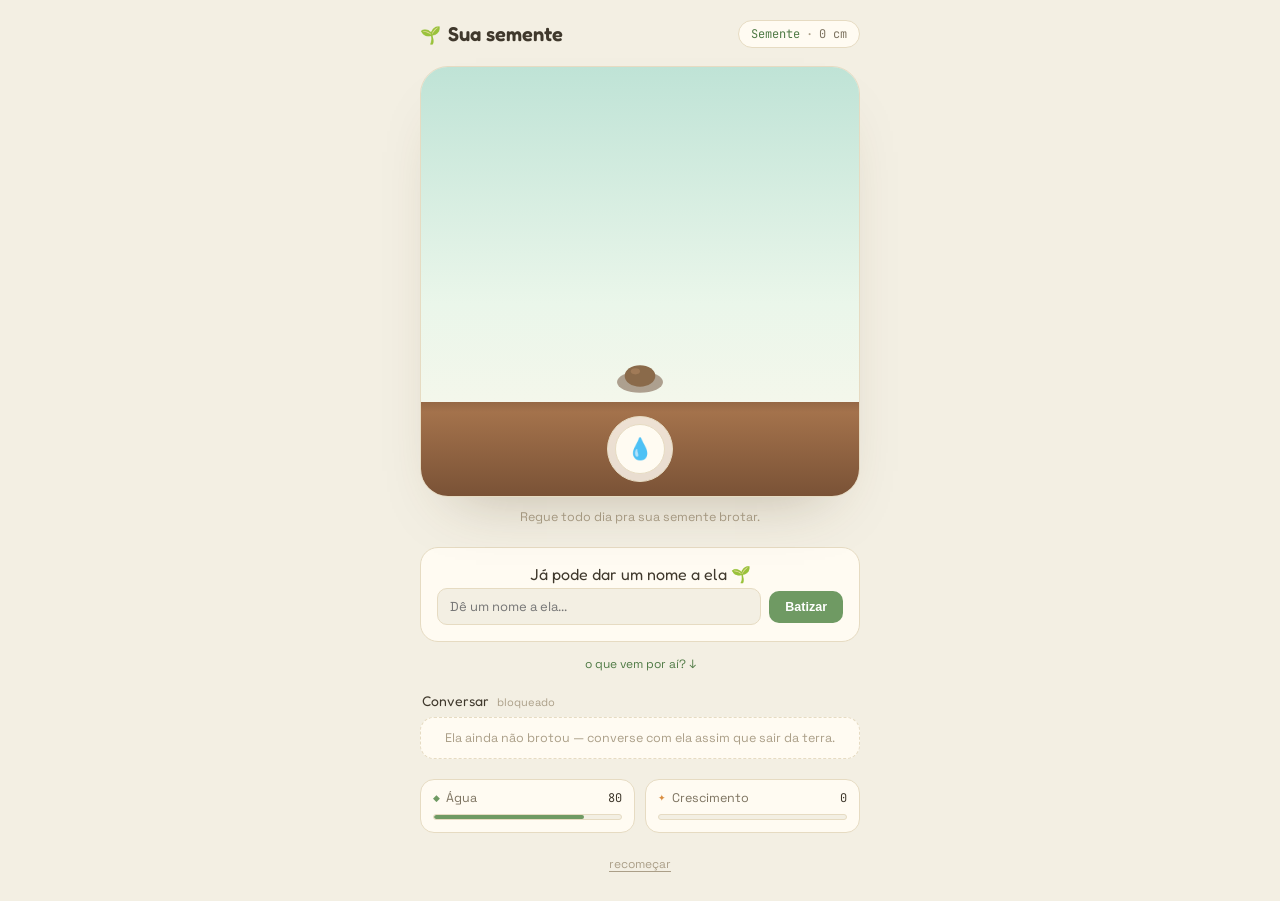
<file: index.html>
<!DOCTYPE html>
<html lang="pt-BR">
<head>
<meta charset="UTF-8">
<meta name="viewport" content="width=device-width, initial-scale=1.0">
<title>Raiz — sua árvore cresce com você</title>
<link rel="preconnect" href="https://fonts.googleapis.com">
<link rel="preconnect" href="https://fonts.gstatic.com" crossorigin>
<link href="https://fonts.googleapis.com/css2?family=Fredoka:wght@500;600;700&family=Space+Grotesk:wght@400;500;600&family=JetBrains+Mono:wght@500;600&display=swap" rel="stylesheet">
<link rel="stylesheet" href="style.css?v=2">
</head>
<body>

<div class="scene">

  <header class="topbar">
    <div class="brand">
      <span class="brand-glyph">🌱</span>
      <span class="brand-name" id="brandName">Sua semente</span>
    </div>
    <div class="age-chip">
      <span id="stageLabel">Semente</span>
      <span class="age-dot">·</span>
      <span id="heightLabel">0 cm</span>
    </div>
  </header>

  <main class="garden-wrap">
    <section class="garden" id="garden">
      <div class="sky" id="sky"></div>
      <div class="ground"></div>
      <div class="tree-holder">
        <svg id="treeSvg" viewBox="0 0 200 220" class="tree"></svg>
      </div>
      <div class="bubble" id="speechBubble"></div>
      <div class="sparkles" id="sparkles"></div>
      <div class="dock" id="actionDock">
        <button class="dock-btn" id="btnWater" title="Regar">💧</button>
      </div>
    </section>

    <p class="hint" id="hint">Regue todo dia pra sua semente brotar.</p>
    <p class="equivalence" id="equivalence"></p>
  </main>

  <div class="birth-card hidden" id="birthCard">
    <p class="birth-title" id="birthTitle">Sua árvore nasceu! 🌿</p>
    <p class="birth-species hidden" id="birthSpecies"></p>
    <div class="naming">
      <input type="text" id="treeNameInput" maxlength="24" placeholder="Dê um nome a ela...">
      <button class="name-confirm" id="btnConfirmTreeName">Batizar</button>
    </div>
  </div>

  <button class="stages-toggle" id="btnStagesInfo">o que vem por aí? ↓</button>
  <div class="stages-info hidden" id="stagesInfo"></div>

  <section class="chat-section" aria-label="Conversar">
    <div class="room-head">
      <span class="room-title">Conversar</span>
      <span class="room-sub" id="chatSub">configure o servidor</span>
    </div>

    <p class="chat-locked hidden" id="chatLocked">Ela ainda não brotou — converse com ela assim que sair da terra.</p>

    <div class="chat-setup hidden" id="chatSetup">
      <input type="text" id="workerUrlInput" placeholder="Cole a URL do seu Worker (https://...)">
      <button class="name-confirm" id="btnSaveWorker">Salvar</button>
    </div>

    <div class="chat-box hidden" id="chatBox">
      <div class="chat-log" id="chatLog"></div>
      <div class="chat-input-row">
        <input type="text" id="chatInput" maxlength="300" placeholder="Fale com sua árvore...">
        <button class="name-confirm" id="btnSendChat">Enviar</button>
      </div>
      <button class="name-cancel" id="btnReconfigWorker">trocar servidor</button>
    </div>
  </section>

  <section class="stats" aria-label="Status da árvore">
    <div class="stat" data-stat="agua">
      <div class="stat-head">
        <span class="stat-icon">◆</span>
        <span class="stat-name">Água</span>
        <span class="stat-value" id="valAgua">100</span>
      </div>
      <div class="bar"><div class="bar-fill" id="barAgua"></div></div>
    </div>
    <div class="stat glow-stat" data-stat="crescimento">
      <div class="stat-head">
        <span class="stat-icon">✦</span>
        <span class="stat-name">Crescimento</span>
        <span class="stat-value" id="valCrescimento">0</span>
      </div>
      <div class="bar"><div class="bar-fill" id="barCrescimento"></div></div>
    </div>
  </section>

  <footer class="footer">
    <button class="reset-link" id="btnReset">recomeçar</button>
  </footer>

</div>

<script src="script.js?v=2"></script>
</body>
</html>
</file>
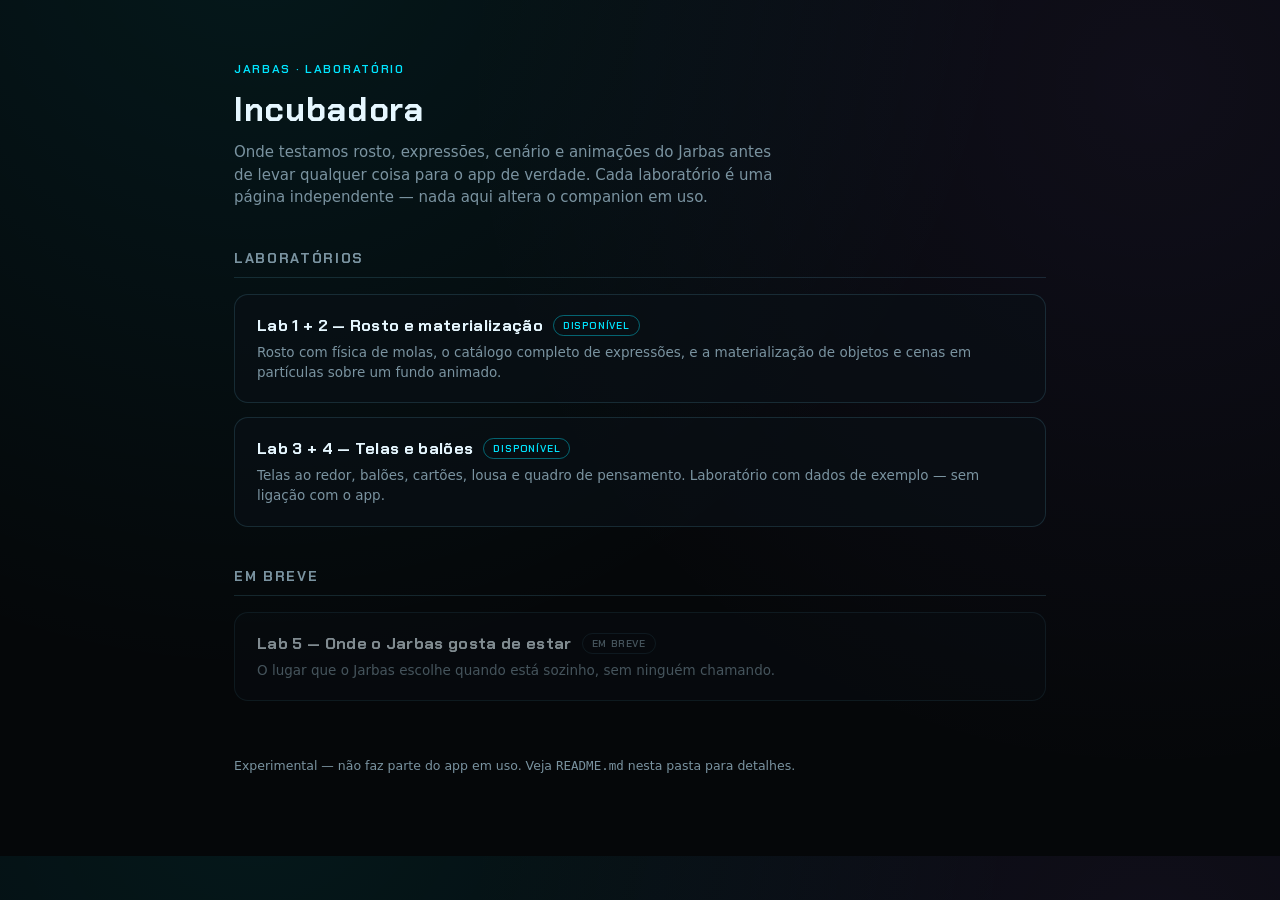
<file: incubadora/index.html>
<!doctype html>
<html lang="pt-BR">
<head>
<meta charset="utf-8">
<meta name="viewport" content="width=device-width,initial-scale=1">
<meta name="robots" content="noindex">
<title>Incubadora Jarbas</title>
<link rel="icon" type="image/png" sizes="32x32" href="../companion/icons/favicon-32.png">
<link rel="preconnect" href="https://fonts.googleapis.com">
<link rel="preconnect" href="https://fonts.gstatic.com" crossorigin>
<link href="https://fonts.googleapis.com/css2?family=Chakra+Petch:wght@500;600;700&display=swap" rel="stylesheet">
<style>
:root{
  --bg:#050709; --ink:#e6f7ff; --muted:#7a93a0; --cyan:#00e5ff; --violet:#9b6bff;
  --line:rgba(120,220,255,.14); --card:rgba(10,16,22,.65);
  --display:"Chakra Petch",system-ui,sans-serif; --body:system-ui,-apple-system,"Segoe UI",sans-serif;
}
*{box-sizing:border-box}
body{margin:0;background:var(--bg);color:var(--ink);font-family:var(--body);line-height:1.5;
  background-image:radial-gradient(circle at 20% -10%, rgba(0,229,255,.08), transparent 55%),
                    radial-gradient(circle at 90% 10%, rgba(155,107,255,.07), transparent 50%);}
main{max-width:860px;margin:0 auto;padding:56px 24px 80px}
header{margin-bottom:40px}
header span{display:inline-block;color:var(--cyan);font:600 12px var(--display);letter-spacing:.14em;text-transform:uppercase;margin-bottom:10px}
h1{font:700 34px var(--display);letter-spacing:.02em;margin:0 0 10px}
header p{color:var(--muted);font-size:15px;max-width:560px;margin:0}
h2{font:700 14px var(--display);letter-spacing:.12em;text-transform:uppercase;color:var(--muted);margin:40px 0 16px;padding-bottom:10px;border-bottom:1px solid var(--line)}
.grid{display:grid;gap:14px}
.card{display:block;background:var(--card);border:1px solid var(--line);border-radius:14px;padding:20px 22px;text-decoration:none;color:inherit;transition:border-color .15s,transform .15s}
a.card:hover{border-color:rgba(0,229,255,.5);transform:translateY(-1px)}
.card .name{font:700 16px var(--display);letter-spacing:.02em;margin-bottom:6px;display:flex;align-items:center;gap:10px}
.card .desc{color:var(--muted);font-size:13.5px}
.tag{font:600 10px var(--display);letter-spacing:.08em;text-transform:uppercase;padding:3px 9px;border-radius:999px;border:1px solid rgba(0,229,255,.4);color:var(--cyan)}
.card.soon{opacity:.55;cursor:default}
.card.soon .tag{border-color:var(--line);color:var(--muted)}
footer{margin-top:56px;color:var(--muted);font-size:12.5px}
</style>
</head>
<body>
<main>
  <header>
    <span>Jarbas · laboratório</span>
    <h1>Incubadora</h1>
    <p>Onde testamos rosto, expressões, cenário e animações do Jarbas antes de levar qualquer coisa para o app de verdade. Cada laboratório é uma página independente — nada aqui altera o companion em uso.</p>
  </header>

  <h2>Laboratórios</h2>
  <div class="grid">
    <a class="card" href="./lab-1-2.html">
      <div class="name">Lab 1 + 2 — Rosto e materialização <span class="tag">disponível</span></div>
      <div class="desc">Rosto com física de molas, o catálogo completo de expressões, e a materialização de objetos e cenas em partículas sobre um fundo animado.</div>
    </a>
    <a class="card" href="./lab-3-4.html">
      <div class="name">Lab 3 + 4 — Telas e balões <span class="tag">disponível</span></div>
      <div class="desc">Telas ao redor, balões, cartões, lousa e quadro de pensamento. Laboratório com dados de exemplo — sem ligação com o app.</div>
    </a>
  </div>

  <h2>Em breve</h2>
  <div class="grid">
    <div class="card soon">
      <div class="name">Lab 5 — Onde o Jarbas gosta de estar <span class="tag">em breve</span></div>
      <div class="desc">O lugar que o Jarbas escolhe quando está sozinho, sem ninguém chamando.</div>
    </div>
  </div>

  <footer>Experimental — não faz parte do app em uso. Veja <code>README.md</code> nesta pasta para detalhes.</footer>
</main>
</body>
</html>
</file>
<file: style.css>
:root {
  --bg-page: #f3efe3;
  --panel: #fffbf2;
  --panel-2: #f6ecd8;
  --line: #e6dbc2;
  --ink: #3f382c;
  --ink-dim: #7d7360;
  --ink-faint: #ab9f88;
  --sage: #6f9a63;
  --sage-dark: #4f7a45;
  --amber: #d98d3f;
  --blossom: #e0839e;
  --danger: #c96363;

  --font-display: 'Fredoka', system-ui, sans-serif;
  --font-body: 'Space Grotesk', system-ui, sans-serif;
  --font-mono: 'JetBrains Mono', ui-monospace, monospace;
}

* { box-sizing: border-box; }

html, body {
  margin: 0;
  padding: 0;
  background: var(--bg-page);
  color: var(--ink);
  font-family: var(--font-body);
  -webkit-font-smoothing: antialiased;
}

body {
  min-height: 100vh;
  display: flex;
  justify-content: center;
}

.scene {
  width: 100%;
  max-width: 480px;
  min-height: 100vh;
  display: flex;
  flex-direction: column;
  padding: 20px 20px 28px;
}

/* ---------- topbar ---------- */

.topbar {
  display: flex;
  align-items: center;
  justify-content: space-between;
  margin-bottom: 18px;
}

.brand {
  display: flex;
  align-items: baseline;
  gap: 7px;
  font-family: var(--font-display);
  font-weight: 600;
  font-size: 20px;
}

.brand-glyph { font-size: 17px; }

.age-chip {
  font-family: var(--font-mono);
  font-size: 12px;
  color: var(--ink-dim);
  background: var(--panel);
  border: 1px solid var(--line);
  border-radius: 999px;
  padding: 5px 12px;
  display: flex;
  gap: 6px;
  align-items: center;
}

.age-dot { color: var(--ink-faint); }
#stageLabel { color: var(--sage-dark); }

/* ---------- garden ---------- */

.garden-wrap {
  display: flex;
  flex-direction: column;
  align-items: center;
  gap: 8px;
}

.garden {
  position: relative;
  width: 100%;
  aspect-ratio: 1 / 0.98;
  border-radius: 28px;
  overflow: hidden;
  border: 1px solid var(--line);
  box-shadow: 0 30px 60px -35px rgba(80, 60, 30, 0.35);
}

.sky {
  position: absolute;
  inset: 0;
  transition: background 1.2s ease;
  background: linear-gradient(180deg, #bfe3d6 0%, #eaf6ea 55%, #fdf8ec 100%);
}

.sky.dawn {
  background: linear-gradient(180deg, #ffd9c2 0%, #ffe8d6 45%, #fff6e8 100%);
}
.sky.day {
  background: linear-gradient(180deg, #bfe3d6 0%, #eaf6ea 55%, #fdf8ec 100%);
}
.sky.dusk {
  background: linear-gradient(180deg, #f2a691 0%, #f6c9a0 45%, #fbe3c2 100%);
}
.sky.night {
  background-image:
    radial-gradient(1.5px 1.5px at 10% 20%, #ffffffaa, transparent),
    radial-gradient(1px 1px at 30% 12%, #ffffff88, transparent),
    radial-gradient(1.5px 1.5px at 55% 26%, #ffffffcc, transparent),
    radial-gradient(1px 1px at 75% 15%, #ffffff77, transparent),
    radial-gradient(1.5px 1.5px at 85% 35%, #ffffffaa, transparent),
    radial-gradient(1px 1px at 45% 8%, #ffffff88, transparent),
    linear-gradient(180deg, #2c3454 0%, #4a4468 45%, #6a5a72 100%);
}

.ground {
  position: absolute;
  left: 0; right: 0; bottom: 0;
  height: 22%;
  background: linear-gradient(180deg, #a9764e 0%, #7a5236 100%);
}

.ground::before {
  content: '';
  position: absolute;
  left: 0; right: 0; top: 0;
  height: 10px;
  background: linear-gradient(180deg, rgba(0,0,0,0.12), transparent);
}

.tree-holder {
  position: absolute;
  left: 50%;
  bottom: 18%;
  transform: translateX(-50%);
  width: 70%;
}

.tree {
  width: 100%;
  height: auto;
  cursor: pointer;
  animation: sway 5.5s ease-in-out infinite;
  transform-origin: 50% 100%;
}

@keyframes sway {
  0%, 100% { transform: rotate(0deg); }
  50% { transform: rotate(0.8deg); }
}

.tree.bounce { animation: rustle 0.5s ease-in-out; }

@keyframes rustle {
  0% { transform: rotate(0deg) scale(1); }
  30% { transform: rotate(-3deg) scale(1.02, 0.98); }
  60% { transform: rotate(2deg) scale(0.99, 1.01); }
  100% { transform: rotate(0deg) scale(1); }
}

.bubble {
  position: absolute;
  top: 14px;
  left: 50%;
  transform: translateX(-50%) translateY(-6px);
  background: var(--panel);
  border: 1px solid var(--line);
  color: var(--ink);
  font-family: var(--font-body);
  font-size: 13px;
  padding: 6px 14px;
  border-radius: 999px;
  opacity: 0;
  pointer-events: none;
  transition: opacity 0.3s ease, transform 0.3s ease;
  white-space: nowrap;
  max-width: 88%;
  z-index: 2;
  box-shadow: 0 8px 20px -12px rgba(0,0,0,0.3);
}

.bubble.bubble-long {
  white-space: normal;
  text-align: center;
  border-radius: 18px;
  line-height: 1.4;
  padding: 10px 16px;
}

.bubble.show {
  opacity: 1;
  transform: translateX(-50%) translateY(0);
}

.sparkles {
  position: absolute;
  inset: 0;
  pointer-events: none;
}

.spark {
  position: absolute;
  color: var(--sage-dark);
  font-size: 12px;
  opacity: 0;
  animation: sparkle-up 1.1s ease-out forwards;
}

@keyframes sparkle-up {
  0% { opacity: 0; transform: translateY(0) scale(0.6); }
  20% { opacity: 1; }
  100% { opacity: 0; transform: translateY(-46px) scale(1); }
}

.dock {
  position: absolute;
  left: 50%;
  bottom: 14px;
  transform: translateX(-50%);
  display: flex;
  gap: 10px;
  background: rgba(255,251,242,0.82);
  backdrop-filter: blur(8px);
  -webkit-backdrop-filter: blur(8px);
  border: 1px solid var(--line);
  border-radius: 999px;
  padding: 7px;
  z-index: 3;
}

.dock-btn {
  width: 50px;
  height: 50px;
  border-radius: 50%;
  border: 1px solid var(--line);
  background: var(--panel);
  display: flex;
  align-items: center;
  justify-content: center;
  font-size: 21px;
  color: var(--ink);
  cursor: pointer;
  transition: transform 0.15s ease, border-color 0.15s ease;
}

.dock-btn:active:not(:disabled) { transform: scale(0.9); }
.dock-btn:hover:not(:disabled) { border-color: var(--sage); }
.dock-btn:disabled { opacity: 0.35; cursor: default; }

.hint {
  font-size: 12.5px;
  color: var(--ink-faint);
  text-align: center;
  margin: 4px 0 0;
}

.equivalence {
  font-size: 12px;
  color: var(--sage-dark);
  text-align: center;
  margin: 0;
  font-style: italic;
}

/* ---------- birth card ---------- */

.birth-card {
  margin-top: 14px;
  background: var(--panel);
  border: 1px solid var(--line);
  border-radius: 18px;
  padding: 16px;
  text-align: center;
}

.birth-card.hidden { display: none; }

.birth-title {
  font-family: var(--font-display);
  font-size: 16px;
  margin: 0 0 4px;
}

.birth-species {
  font-size: 12.5px;
  color: var(--ink-dim);
  margin: 0 0 10px;
}

.birth-species.hidden { display: none; }

.stages-toggle {
  background: none;
  border: none;
  color: var(--sage-dark);
  font-family: var(--font-body);
  font-size: 12px;
  text-align: center;
  cursor: pointer;
  margin-top: 10px;
  padding: 4px;
}

.stages-info.hidden { display: none; }

.stages-info {
  margin-top: 8px;
  background: var(--panel);
  border: 1px solid var(--line);
  border-radius: 14px;
  padding: 10px 14px;
  display: flex;
  flex-direction: column;
  gap: 8px;
}

.stage-row {
  display: flex;
  gap: 10px;
  align-items: baseline;
  font-size: 12.5px;
  color: var(--ink-dim);
}

.stage-row .stage-dot {
  font-size: 10px;
  color: var(--ink-faint);
  width: 12px;
  flex-shrink: 0;
}

.stage-row.current {
  color: var(--ink);
  font-weight: 600;
}

.stage-row.current .stage-dot { color: var(--sage-dark); }

.stage-row .stage-desc {
  color: var(--ink-faint);
  font-weight: 400;
}

.stage-row.current .stage-desc { color: var(--ink-dim); }

/* ---------- room-head (reutilizado) ---------- */

.room-head {
  display: flex;
  align-items: baseline;
  gap: 8px;
  margin-bottom: 8px;
  padding: 0 2px;
}

.room-title {
  font-family: var(--font-display);
  font-size: 14px;
  color: var(--ink);
}

.room-sub {
  font-size: 11px;
  color: var(--ink-faint);
}

/* ---------- chat ---------- */

.chat-section { margin-top: 16px; }

.chat-locked.hidden { display: none; }
.chat-locked {
  font-size: 12.5px;
  color: var(--ink-faint);
  background: var(--panel);
  border: 1px dashed var(--line);
  border-radius: 14px;
  padding: 12px;
  text-align: center;
  margin: 0;
}

.chat-setup {
  display: flex;
  gap: 8px;
  flex-wrap: wrap;
}

.chat-setup.hidden { display: none; }

.chat-setup input {
  flex: 1;
  min-width: 160px;
  background: var(--panel);
  border: 1px solid var(--line);
  border-radius: 10px;
  padding: 9px 12px;
  color: var(--ink);
  font-family: var(--font-body);
  font-size: 13px;
}

.chat-setup input:focus { outline: none; border-color: var(--sage); }

.chat-box.hidden { display: none; }

.chat-log {
  display: flex;
  flex-direction: column;
  gap: 8px;
  max-height: 260px;
  overflow-y: auto;
  padding: 4px 2px 10px;
}

.chat-msg {
  max-width: 82%;
  padding: 8px 12px;
  border-radius: 14px;
  font-size: 13px;
  line-height: 1.4;
}

.chat-msg.user {
  align-self: flex-end;
  background: var(--panel-2);
  border: 1px solid var(--line);
  color: var(--ink);
}

.chat-msg.assistant {
  align-self: flex-start;
  background: rgba(111,154,99,0.12);
  border: 1px solid rgba(111,154,99,0.3);
  color: var(--ink);
}

.chat-msg.pending { color: var(--ink-faint); font-style: italic; }

.chat-input-row { display: flex; gap: 8px; }

.chat-input-row input {
  flex: 1;
  background: var(--panel);
  border: 1px solid var(--line);
  border-radius: 10px;
  padding: 9px 12px;
  color: var(--ink);
  font-family: var(--font-body);
  font-size: 13px;
}

.chat-input-row input:focus { outline: none; border-color: var(--sage); }

.chat-reconfig { margin-top: 6px; }

/* ---------- naming (reutilizado: cozinha e nascimento) ---------- */

.naming {
  display: flex;
  align-items: center;
  gap: 8px;
  flex-wrap: wrap;
  justify-content: center;
}

.naming input {
  flex: 1;
  min-width: 140px;
  background: var(--bg-page);
  border: 1px solid var(--line);
  border-radius: 10px;
  padding: 9px 12px;
  color: var(--ink);
  font-family: var(--font-body);
  font-size: 13px;
}

.naming input:focus { outline: none; border-color: var(--sage); }

.name-confirm {
  padding: 9px 16px;
  border-radius: 10px;
  border: none;
  background: var(--sage);
  color: #fff;
  font-weight: 600;
  font-size: 12.5px;
  cursor: pointer;
}

.name-cancel {
  background: none;
  border: none;
  color: var(--ink-faint);
  font-size: 11.5px;
  text-decoration: underline;
  cursor: pointer;
}

/* ---------- stats ---------- */

.stats {
  display: grid;
  grid-template-columns: 1fr 1fr;
  gap: 10px;
  margin-top: 20px;
}

.stat {
  background: var(--panel);
  border: 1px solid var(--line);
  border-radius: 14px;
  padding: 10px 12px 12px;
}

.stat-head {
  display: flex;
  align-items: center;
  gap: 6px;
  margin-bottom: 8px;
}

.stat-icon { font-size: 9px; color: var(--sage); }
.glow-stat .stat-icon { color: var(--amber); }

.stat-name { font-size: 12.5px; color: var(--ink-dim); flex: 1; }
.stat-value { font-family: var(--font-mono); font-size: 12px; color: var(--ink); }

.bar {
  height: 6px;
  border-radius: 999px;
  background: var(--bg-page);
  overflow: hidden;
  border: 1px solid var(--line);
}

.bar-fill {
  height: 100%;
  width: 0%;
  border-radius: 999px;
  background: var(--sage);
  transition: width 0.5s ease, background 0.5s ease;
}

/* ---------- footer ---------- */

.footer { display: flex; justify-content: center; margin-top: 22px; }

.reset-link {
  background: none;
  border: none;
  color: var(--ink-faint);
  font-family: var(--font-body);
  font-size: 12px;
  text-decoration: underline;
  text-underline-offset: 3px;
  cursor: pointer;
}

.reset-link:hover { color: var(--ink-dim); }

@media (max-width: 360px) {
  .stats { grid-template-columns: 1fr; }
}
</file>
